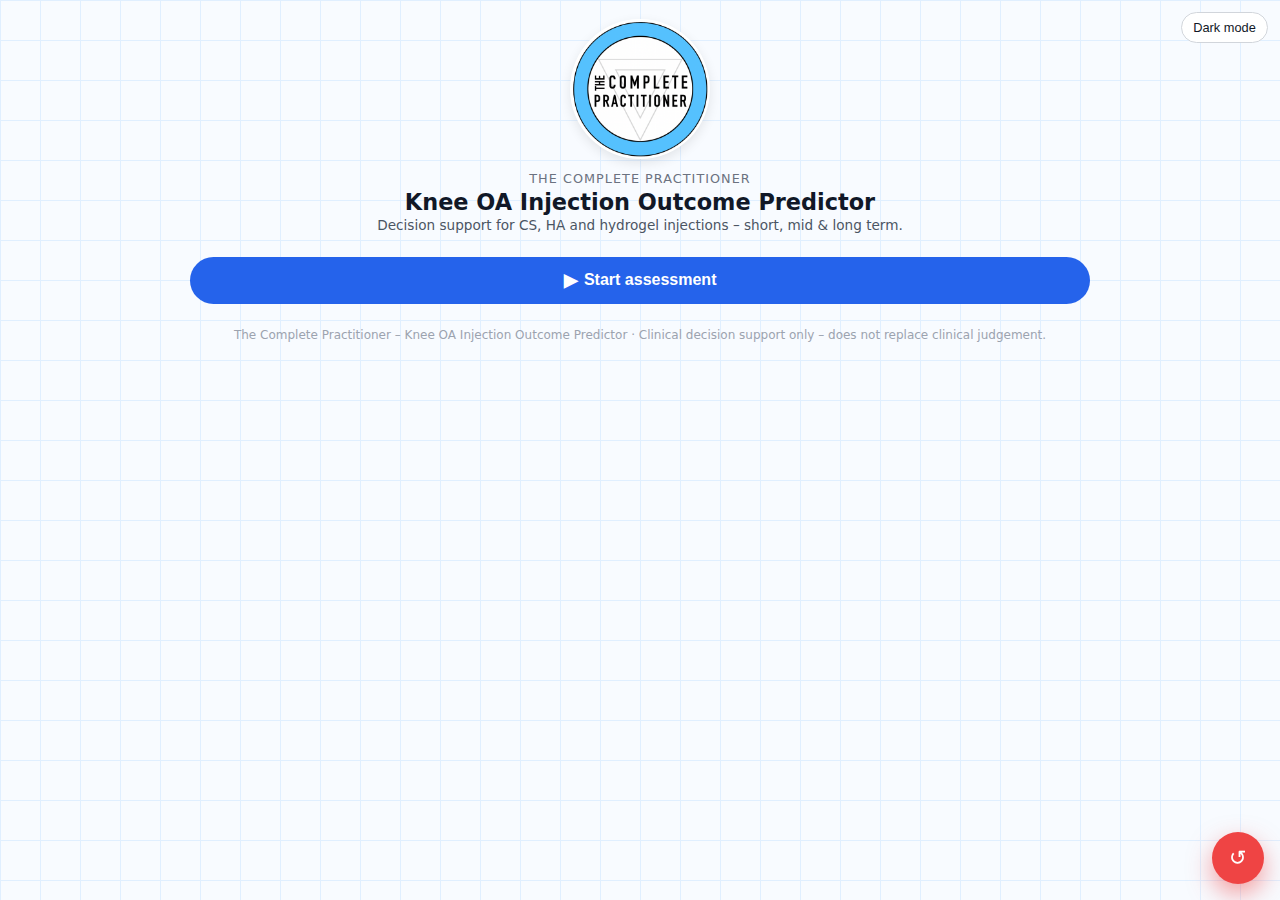
<file: index.html>
<!DOCTYPE html>
<html lang="en">
<head>
  <meta charset="UTF-8" />
  <title>Knee OA Injection Outcome Predictor</title>
  <meta name="viewport" content="width=device-width, initial-scale=1">
  <meta name="theme-color" content="#2563eb">
  <link rel="manifest" href="manifest.json">
  <style>
    :root { color-scheme: light dark; }
    body {
      margin: 0;
      padding: 0;
      font-family: system-ui, -apple-system, BlinkMacSystemFont, "Segoe UI", sans-serif;
      background: #f8fbff;
      background-image: linear-gradient(#e0efff 1px, transparent 1px),
                        linear-gradient(90deg, #e0efff 1px, transparent 1px);
      background-size: 40px 40px;
      color: #111827;
      transition: background 0.3s ease, color 0.3s ease;
    }
    body.dark {
      background: #020617;
      background-image: linear-gradient(#1e293b 1px, transparent 1px),
                        linear-gradient(90deg, #1e293b 1px, transparent 1px);
      background-size: 40px 40px;
      color: #e5e7eb;
    }
    .header { text-align: center; padding: 1.2rem 1rem 0.5rem; }
    .header img {
      width: 140px; height: 140px; border-radius: 50%; object-fit: contain;
      box-shadow: 0 4px 12px rgba(0,0,0,0.09); background: #ffffff;
    }
    body.dark .header img {
      background: #020617; box-shadow: 0 4px 12px rgba(15,23,42,0.7);
    }
    .brand-title {
      font-size: 0.8rem; letter-spacing: 0.08em; text-transform: uppercase;
      margin-top: 0.5rem; color: #6b7280;
    }
    body.dark .brand-title { color: #9ca3af; }
    .title {
      font-size: 1.4rem; margin-top: 0.15rem; font-weight: 700; color: #111827;
    }
    body.dark .title { color: #e5e7eb; }
    .subtitle { font-size: 0.85rem; color: #4b5563; margin-top: 0.15rem; }
    body.dark .subtitle { color: #9ca3af; }
    .app { max-width: 900px; margin: 0 auto; padding: 0 1rem 3.5rem; }
    .card {
      background: rgba(255,255,255,0.96); border-radius: 16px; padding: 1rem;
      margin-top: 0.75rem; box-shadow: 0 10px 30px rgba(15,23,42,0.08);
      backdrop-filter: blur(8px);
    }
    body.dark .card {
      background: rgba(15,23,42,0.96); box-shadow: 0 10px 30px rgba(0,0,0,0.7);
      border: 1px solid #1f2937;
    }
    .grid { display: grid; grid-template-columns: 1fr; gap: 0.75rem; }
    @media (min-width: 700px) {
      .grid-2 { grid-template-columns: repeat(2, minmax(0,1fr)); }
      .grid-3 { grid-template-columns: repeat(3, minmax(0,1fr)); }
    }
    label {
      font-size: 0.82rem; font-weight: 600; display: block; margin-bottom: 0.2rem;
      color: #374151;
    }
    body.dark label { color: #e5e7eb; }
    input, select {
      width: 100%; box-sizing: border-box; padding: 0.45rem 0.5rem;
      border-radius: 8px; border: 1px solid #d1d5db; font-size: 0.9rem;
      background: #ffffff; color: #111827;
    }
    body.dark input, body.dark select {
      background: #020617; border-color: #4b5563; color: #e5e7eb;
    }
    input:focus, select:focus {
      outline: none; border-color: #2563eb;
      box-shadow: 0 0 0 1px rgba(37,99,235,0.2);
    }
    body.dark input:focus, body.dark select:focus {
      border-color: #60a5fa; box-shadow: 0 0 0 1px rgba(96,165,250,0.4);
    }
    .primary-btn {
      margin-top: 1rem; width: 100%; padding: 0.8rem; border-radius: 999px;
      border: none; font-size: 1rem; font-weight: 600; background: #2563eb;
      color: #ffffff; display: inline-flex; align-items: center;
      justify-content: center; gap: 0.4rem; cursor: pointer;
    }
    .primary-btn span.icon { font-size: 1.1rem; }
    .btn-secondary {
      margin-top: 0.75rem; width: 100%; padding: 0.7rem; border-radius: 999px;
      border: 1px solid #d1d5db; background: #ffffff; font-size: 0.9rem;
      font-weight: 500; color: #374151; cursor: pointer;
    }
    body.dark .btn-secondary {
      background: #020617; border-color: #4b5563; color: #e5e7eb;
    }
    .toolbar { display: flex; gap: 0.5rem; margin-top: 0.75rem; flex-wrap: wrap; }
    .toolbar button { flex: 1 1 48%; }
    .toggle-dark {
      position: fixed; top: 0.75rem; right: 0.75rem; z-index: 40;
      padding: 0.45rem 0.7rem; font-size: 0.8rem; border-radius: 999px;
      border: 1px solid #d1d5db; background: #ffffff; color: #111827;
      cursor: pointer;
    }
    body.dark .toggle-dark {
      background: #020617; color: #e5e7eb; border-color: #4b5563;
    }
    .result-card {
      border-radius: 16px; padding: 0.75rem; margin-top: 0.5rem;
      font-size: 0.9rem; border: 1px solid #e5e7eb;
    }
    body.dark .result-card { border-color: #374151; }
    .cs { border-left: 4px solid #2563eb; }
    .ha { border-left: 4px solid #059669; }
    .gel { border-left: 4px solid #7c3aed; }
    .preferred { box-shadow: 0 0 0 2px #bbf7d0; }
    body.dark .preferred { box-shadow: 0 0 0 2px #22c55e; }
    .band-pill {
      display: inline-block; padding: 0.1rem 0.5rem; border-radius: 999px;
      font-size: 0.75rem; font-weight: 600; margin-left: 0.3rem;
    }
    .band-high    { background:#bbf7d0; color:#166534; }
    .band-mod     { background:#fef9c3; color:#854d0e; }
    .band-lowmod  { background:#fee2e2; color:#b91c1c; }
    .band-unlikely{ background:#e5e7eb; color:#374151; }
    body.dark .band-high    { background:#166534; color:#bbf7d0; }
    body.dark .band-mod     { background:#854d0e; color:#fef9c3; }
    body.dark .band-lowmod  { background:#7f1d1d; color:#fee2e2; }
    body.dark .band-unlikely{ background:#4b5563; color:#e5e7eb; }
    .warning {
      margin-top: 0.5rem; font-size: 0.85rem; padding: 0.5rem;
      border-radius: 10px; background:#fee2e2; color:#991b1b;
      border: 1px solid #fecaca;
    }
    body.dark .warning {
      background:#7f1d1d; color:#fee2e2; border-color:#b91c1c;
    }
    .amber {
      margin-top: 0.5rem; font-size: 0.85rem; padding: 0.5rem;
      border-radius: 10px; background:#fef9c3; color:#854d0e;
      border: 1px solid #fde047;
    }
    body.dark .amber {
      background:#854d0e; color:#fef9c3; border-color:#eab308;
    }
    .small { font-size: 0.8rem; color: #6b7280; }
    body.dark .small { color: #9ca3af; }
    footer {
      margin: 1.5rem 0 0.75rem; text-align: center; font-size: 0.75rem;
      color: #9ca3af;
    }
    body.dark footer { color: #6b7280; }
    .hidden { display: none; }
    .section-title {
      font-size: 0.95rem; font-weight: 600; margin-top: 0.75rem;
      margin-bottom: 0.35rem;
    }
    .section-divider {
      margin-top: 0.75rem; border-top: 1px dashed #d1d5db;
    }
    body.dark .section-divider { border-color: #4b5563; }
    .reset-fab {
      position: fixed; right: 1rem; bottom: 1rem; width: 52px; height: 52px;
      border-radius: 50%; border: none; background: #ef4444; color: #ffffff;
      font-size: 1.3rem; display: flex; align-items: center;
      justify-content: center; box-shadow: 0 10px 25px rgba(239,68,68,0.5);
      cursor: pointer; z-index: 30;
    }
    body.dark .reset-fab {
      background:#b91c1c; box-shadow: 0 10px 25px rgba(127,29,29,0.9);
    }
    .pcs-grid {
      display: grid; grid-template-columns: 1fr 90px;
      gap: 0.35rem 0.5rem; align-items: center;
    }
    .pcs-label { font-size: 0.8rem; }
    .accordion-header {
      display:flex; align-items:center; justify-content:space-between;
      padding:0.4rem 0; cursor:pointer;
    }
    .accordion-header button {
      border-radius:999px; border:1px solid #d1d5db; padding:0.25rem 0.6rem;
      font-size:0.75rem; background:#ffffff; cursor:pointer;
    }
    body.dark .accordion-header button {
      background:#020617; border-color:#4b5563; color:#e5e7eb;
    }
    .womac-grid {
      margin-top:0.3rem;
      display:none;
      grid-template-columns: 1fr 120px;
      gap:0.4rem 0.7rem;
      align-items:center;
    }
    .womac-grid.show { display:grid; }
    .womac-item label { font-size:0.8rem; }
    @media (max-width: 600px) {
      .womac-grid { grid-template-columns: 1fr; }
    }
    @media print {
      .toggle-dark, #startBtn, .reset-fab, .toolbar button#printBtn {
        display: none !important;
      }
      body { background: #ffffff; background-image: none; }
    }
  </style>
</head>
<body>
  <button id="darkToggle" class="toggle-dark">Dark mode</button>

  <div class="header">
    <img src="logo.png" alt="The Complete Practitioner logo">
    <div class="brand-title">The Complete Practitioner</div>
    <div class="title">Knee OA Injection Outcome Predictor</div>
    <div class="subtitle">Decision support for CS, HA and hydrogel injections – short, mid &amp; long term.</div>
  </div>

  <div class="app">
    <button id="startBtn" class="primary-btn">
      <span class="icon">▶</span>
      <span>Start assessment</span>
    </button>

    <div id="formCard" class="card hidden">
      <h2 style="margin-top:0;">Clinical Inputs</h2>

      <div class="section-title">Patient details &amp; symptoms</div>
      <div class="grid grid-2">
        <div>
          <label for="age">Age (years)</label>
          <input type="number" id="age" min="18" max="100" />
        </div>
        <div>
          <label for="vas">VAS Pain (0–100)</label>
          <input type="number" id="vas" min="0" max="100" />
        </div>
        <div>
          <label for="height">Height (cm)</label>
          <input type="number" id="height" min="100" max="220" />
        </div>
        <div>
          <label for="weight">Weight (kg)</label>
          <input type="number" id="weight" min="30" max="200" step="0.1" />
        </div>
        <div>
          <label for="bmi">BMI (kg/m²)</label>
          <input type="number" id="bmi" step="0.1" readonly />
        </div>
        <div>
          <label for="kl">KL Grade (1–4)</label>
          <input type="number" id="kl" min="1" max="4" />
        </div>
      </div>

      <div class="section-divider"></div>
      <div class="section-title">Knee structural &amp; biomechanical</div>
      <div class="grid grid-2">
        <div>
          <label for="synovitis">Synovitis</label>
          <select id="synovitis">
            <option value="">--</option>
            <option value="Y">Y</option>
            <option value="N">N</option>
          </select>
        </div>
        <div>
          <label for="effusion">Effusion</label>
          <select id="effusion">
            <option value="">--</option>
            <option value="Y">Y</option>
            <option value="N">N</option>
          </select>
        </div>
        <div>
          <label for="malalign">Malalignment &gt;5°</label>
          <select id="malalign">
            <option value="">--</option>
            <option value="Y">Y</option>
            <option value="N">N</option>
          </select>
        </div>
        <div>
          <label for="quadweak">Quadriceps weakness</label>
          <select id="quadweak">
            <option value="">--</option>
            <option value="Y">Y</option>
            <option value="N">N</option>
          </select>
        </div>
      </div>

      <div class="section-divider"></div>
      <div class="section-title">Systemic risk &amp; injection history</div>
      <div class="grid grid-2">
        <div>
          <label for="metabolic">Systemic comorbidity</label>
          <select id="metabolic">
            <option value="">--</option>
            <option value="Y">Y</option>
            <option value="N">N</option>
          </select>
          <p class="small">E.g. diabetes, CVD, autoimmune disease, CKD, CLD.</p>
        </div>
        <div>
          <label for="prior">Prior positive response</label>
          <select id="prior">
            <option value="">--</option>
            <option value="Y">Y</option>
            <option value="N">N</option>
            <option value="First">First injection</option>
          </select>
        </div>
        <div>
          <label for="nutr">Nutritional risk</label>
          <select id="nutr">
            <option value="">--</option>
            <option value="Y">Y</option>
            <option value="N">N</option>
          </select>
        </div>
        <div>
          <label for="guided">Image-guided injection</label>
          <select id="guided">
            <option value="">--</option>
            <option value="Y">Y</option>
            <option value="N">N</option>
          </select>
        </div>
        <div>
          <label for="diabetes">Diabetes</label>
          <select id="diabetes">
            <option value="">--</option>
            <option value="Y">Y</option>
            <option value="N">N</option>
          </select>
        </div>
        <div>
          <label for="glaucoma">Glaucoma</label>
          <select id="glaucoma">
            <option value="">--</option>
            <option value="Y">Y</option>
            <option value="N">N</option>
          </select>
        </div>
        <div>
          <label for="cs12">CS injections last 12 months</label>
          <input type="number" id="cs12" min="0" />
          <p class="small">Disabled if this is the first injection.</p>
        </div>
        <div>
          <label for="cslife">CS injections lifetime</label>
          <input type="number" id="cslife" min="0" />
          <p class="small">Disabled if this is the first injection.</p>
        </div>
      </div>

      <div class="section-divider"></div>
      <div class="section-title">PROMs – WOMAC (24 items)</div>
      <p class="small">
        Each item scored 0–4 (0 = none, 4 = extreme). Click to expand the full WOMAC questionnaire.
      </p>

      <div class="card" style="margin-top:0.5rem;">
        <div class="accordion-header">
          <div><strong>WOMAC (Pain, Stiffness &amp; Function – 24 questions)</strong></div>
          <button type="button" id="womacToggleBtn" data-target="womacGrid">Show</button>
        </div>
        <div id="womacGrid" class="womac-grid">
          <!-- Pain -->
          <div class="womac-item">
            <label>Walking on a flat surface</label>
            <select id="pain1">
              <option value="0">0 - None</option><option value="1">1 - Mild</option>
              <option value="2">2 - Moderate</option><option value="3">3 - Severe</option>
              <option value="4">4 - Extreme</option>
            </select>
          </div>
          <div class="womac-item">
            <label>Going up or down stairs</label>
            <select id="pain2">
              <option value="0">0 - None</option><option value="1">1 - Mild</option>
              <option value="2">2 - Moderate</option><option value="3">3 - Severe</option>
              <option value="4">4 - Extreme</option>
            </select>
          </div>
          <div class="womac-item">
            <label>At night while in bed</label>
            <select id="pain3">
              <option value="0">0 - None</option><option value="1">1 - Mild</option>
              <option value="2">2 - Moderate</option><option value="3">3 - Severe</option>
              <option value="4">4 - Extreme</option>
            </select>
          </div>
          <div class="womac-item">
            <label>Sitting or lying</label>
            <select id="pain4">
              <option value="0">0 - None</option><option value="1">1 - Mild</option>
              <option value="2">2 - Moderate</option><option value="3">3 - Severe</option>
              <option value="4">4 - Extreme</option>
            </select>
          </div>
          <div class="womac-item">
            <label>Standing upright</label>
            <select id="pain5">
              <option value="0">0 - None</option><option value="1">1 - Mild</option>
              <option value="2">2 - Moderate</option><option value="3">3 - Severe</option>
              <option value="4">4 - Extreme</option>
            </select>
          </div>
          <!-- Stiffness -->
          <div class="womac-item">
            <label>Stiffness after first waking</label>
            <select id="stiff1">
              <option value="0">0 - None</option><option value="1">1 - Mild</option>
              <option value="2">2 - Moderate</option><option value="3">3 - Severe</option>
              <option value="4">4 - Extreme</option>
            </select>
          </div>
          <div class="womac-item">
            <label>Stiffness later in the day</label>
            <select id="stiff2">
              <option value="0">0 - None</option><option value="1">1 - Mild</option>
              <option value="2">2 - Moderate</option><option value="3">3 - Severe</option>
              <option value="4">4 - Extreme</option>
            </select>
          </div>
          <!-- Function (17 items) -->
          <div class="womac-item">
            <label>Descending stairs</label>
            <select id="func1">
              <option value="0">0 - None</option><option value="1">1 - Mild</option>
              <option value="2">2 - Moderate</option><option value="3">3 - Severe</option>
              <option value="4">4 - Extreme</option>
            </select>
          </div>
          <div class="womac-item">
            <label>Ascending stairs</label>
            <select id="func2">
              <option value="0">0 - None</option><option value="1">1 - Mild</option>
              <option value="2">2 - Moderate</option><option value="3">3 - Severe</option>
              <option value="4">4 - Extreme</option>
            </select>
          </div>
          <div class="womac-item">
            <label>Rising from sitting</label>
            <select id="func3">
              <option value="0">0 - None</option><option value="1">1 - Mild</option>
              <option value="2">2 - Moderate</option><option value="3">3 - Severe</option>
              <option value="4">4 - Extreme</option>
            </select>
          </div>
          <div class="womac-item">
            <label>Standing</label>
            <select id="func4">
              <option value="0">0 - None</option><option value="1">1 - Mild</option>
              <option value="2">2 - Moderate</option><option value="3">3 - Severe</option>
              <option value="4">4 - Extreme</option>
            </select>
          </div>
          <div class="womac-item">
            <label>Bending to floor</label>
            <select id="func5">
              <option value="0">0 - None</option><option value="1">1 - Mild</option>
              <option value="2">2 - Moderate</option><option value="3">3 - Severe</option>
              <option value="4">4 - Extreme</option>
            </select>
          </div>
          <div class="womac-item">
            <label>Walking on flat</label>
            <select id="func6">
              <option value="0">0 - None</option><option value="1">1 - Mild</option>
              <option value="2">2 - Moderate</option><option value="3">3 - Severe</option>
              <option value="4">4 - Extreme</option>
            </select>
          </div>
          <div class="womac-item">
            <label>Getting in/out of car</label>
            <select id="func7">
              <option value="0">0 - None</option><option value="1">1 - Mild</option>
              <option value="2">2 - Moderate</option><option value="3">3 - Severe</option>
              <option value="4">4 - Extreme</option>
            </select>
          </div>
          <div class="womac-item">
            <label>Going shopping</label>
            <select id="func8">
              <option value="0">0 - None</option><option value="1">1 - Mild</option>
              <option value="2">2 - Moderate</option><option value="3">3 - Severe</option>
              <option value="4">4 - Extreme</option>
            </select>
          </div>
          <div class="womac-item">
            <label>Putting on socks</label>
            <select id="func9">
              <option value="0">0 - None</option><option value="1">1 - Mild</option>
              <option value="2">2 - Moderate</option><option value="3">3 - Severe</option>
              <option value="4">4 - Extreme</option>
            </select>
          </div>
          <div class="womac-item">
            <label>Rising from bed</label>
            <select id="func10">
              <option value="0">0 - None</option><option value="1">1 - Mild</option>
              <option value="2">2 - Moderate</option><option value="3">3 - Severe</option>
              <option value="4">4 - Extreme</option>
            </select>
          </div>
          <div class="womac-item">
            <label>Taking off socks</label>
            <select id="func11">
              <option value="0">0 - None</option><option value="1">1 - Mild</option>
              <option value="2">2 - Moderate</option><option value="3">3 - Severe</option>
              <option value="4">4 - Extreme</option>
            </select>
          </div>
          <div class="womac-item">
            <label>Lying in bed</label>
            <select id="func12">
              <option value="0">0 - None</option><option value="1">1 - Mild</option>
              <option value="2">2 - Moderate</option><option value="3">3 - Severe</option>
              <option value="4">4 - Extreme</option>
            </select>
          </div>
          <div class="womac-item">
            <label>Getting in/out of bath</label>
            <select id="func13">
              <option value="0">0 - None</option><option value="1">1 - Mild</option>
              <option value="2">2 - Moderate</option><option value="3">3 - Severe</option>
              <option value="4">4 - Extreme</option>
            </select>
          </div>
          <div class="womac-item">
            <label>Sitting</label>
            <select id="func14">
              <option value="0">0 - None</option><option value="1">1 - Mild</option>
              <option value="2">2 - Moderate</option><option value="3">3 - Severe</option>
              <option value="4">4 - Extreme</option>
            </select>
          </div>
          <div class="womac-item">
            <label>Getting on/off toilet</label>
            <select id="func15">
              <option value="0">0 - None</option><option value="1">1 - Mild</option>
              <option value="2">2 - Moderate</option><option value="3">3 - Severe</option>
              <option value="4">4 - Extreme</option>
            </select>
          </div>
          <div class="womac-item">
            <label>Heavy household duties</label>
            <select id="func16">
              <option value="0">0 - None</option><option value="1">1 - Mild</option>
              <option value="2">2 - Moderate</option><option value="3">3 - Severe</option>
              <option value="4">4 - Extreme</option>
            </select>
          </div>
          <div class="womac-item">
            <label>Light household duties</label>
            <select id="func17">
              <option value="0">0 - None</option><option value="1">1 - Mild</option>
              <option value="2">2 - Moderate</option><option value="3">3 - Severe</option>
              <option value="4">4 - Extreme</option>
            </select>
          </div>
        </div>
      </div>

      <p class="small" style="margin-top:0.5rem;">
        WOMAC Pain: <strong><span id="womacPainTotal">0</span>/20</strong> ·
        Stiffness: <strong><span id="womacStiffTotal">0</span>/8</strong> ·
        Function: <strong><span id="womacFuncTotal">0</span>/68</strong> ·
        Total: <strong><span id="womacTotal">0</span>/96</strong>
      </p>

      <div class="section-divider"></div>
      <div class="section-title">PROMs – PCS-6</div>
      <p class="small">
        Click to expand the 6-item PCS-6. Each item 0–4 (0 = not at all, 4 = all the time).
      </p>

      <div class="card" style="margin-top:0.5rem;">
        <div class="accordion-header">
          <div><strong>PCS-6 (Pain Catastrophizing – 6 questions)</strong></div>
          <button type="button" id="pcsToggleBtn" data-target="pcsGrid">Show</button>
        </div>
        <div id="pcsGrid" class="womac-grid">
          <div class="womac-item">
            <label>1. I worry all the time about whether the pain will end.</label>
            <select id="pcs1">
              <option value="0">0</option><option value="1">1</option>
              <option value="2">2</option><option value="3">3</option>
              <option value="4">4</option>
            </select>
          </div>
          <div class="womac-item">
            <label>2. I feel I can’t go on.</label>
            <select id="pcs2">
              <option value="0">0</option><option value="1">1</option>
              <option value="2">2</option><option value="3">3</option>
              <option value="4">4</option>
            </select>
          </div>
          <div class="womac-item">
            <label>3. It’s terrible and I think it’s never going to get any better.</label>
            <select id="pcs3">
              <option value="0">0</option><option value="1">1</option>
              <option value="2">2</option><option value="3">3</option>
              <option value="4">4</option>
            </select>
          </div>
          <div class="womac-item">
            <label>4. It’s awful and I feel that it overwhelms me.</label>
            <select id="pcs4">
              <option value="0">0</option><option value="1">1</option>
              <option value="2">2</option><option value="3">3</option>
              <option value="4">4</option>
            </select>
          </div>
          <div class="womac-item">
            <label>5. I feel I can’t stand it anymore.</label>
            <select id="pcs5">
              <option value="0">0</option><option value="1">1</option>
              <option value="2">2</option><option value="3">3</option>
              <option value="4">4</option>
            </select>
          </div>
          <div class="womac-item">
            <label>6. I become afraid that the pain will get worse.</label>
            <select id="pcs6">
              <option value="0">0</option><option value="1">1</option>
              <option value="2">2</option><option value="3">3</option>
              <option value="4">4</option>
            </select>
          </div>
        </div>
      </div>

      <p class="small">
        PCS-6 total: <strong><span id="pcsTotalDisplay">0</span></strong>
        – Band: <strong><span id="pcsBandDisplay">Low</span></strong>
      </p>

      <div class="toolbar">
        <button class="btn-secondary" id="calcBtn">Calculate predictions</button>
        <button class="btn-secondary" id="printBtn">Share / Export as PDF</button>
      </div>

      <div id="amberWarning" class="amber" style="display:none;"></div>
      <div id="csWarning" class="warning" style="display:none;"></div>
    </div>

    <div id="results" style="margin-top:1rem;"></div>

    <footer>
      The Complete Practitioner – Knee OA Injection Outcome Predictor · Clinical decision support only – does not replace clinical judgement.
    </footer>
  </div>

  <button id="resetFab" class="reset-fab" title="Reset form">↺</button>

  <script src="app.js"></script>
  <script>
    if ('serviceWorker' in navigator) {
      window.addEventListener('load', function() {
        navigator.serviceWorker.register('service-worker.js').catch(function(err){
          console.log('SW registration failed', err);
        });
      });
    }
  </script>
</body>
</html>
</file>
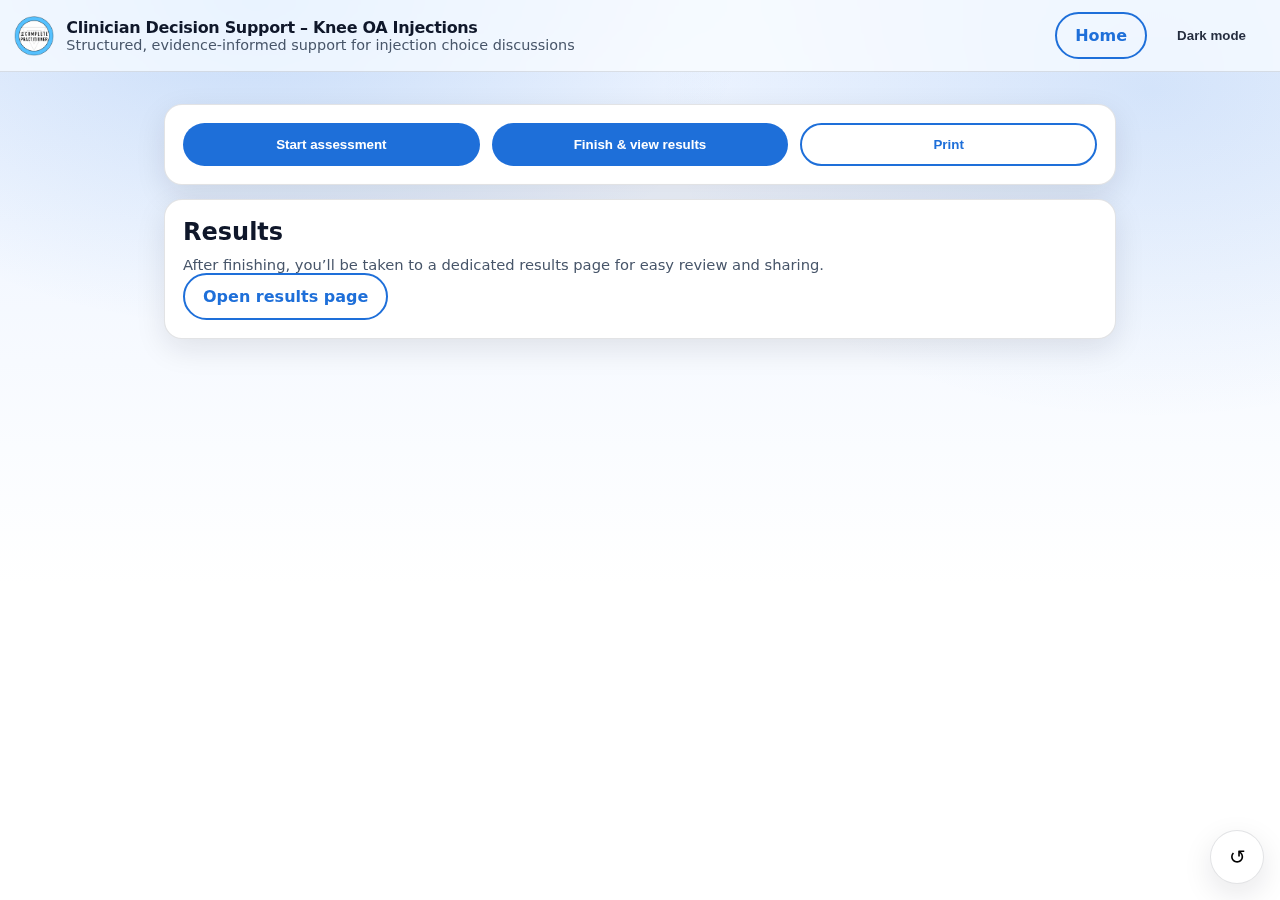
<file: clinician.html>
<!doctype html>
<html>
<head>
  <meta charset="utf-8"/>
  <meta name="viewport" content="width=device-width, initial-scale=1"/>
  <title>Clinician Decision Support – Knee OA Injections</title>
  <link rel="stylesheet" href="styles.css"/>
</head>
<body>
  <div class="topbar">
    <div class="brand">
      <img src="logo.png" class="brand-logo" alt="Logo"/>
      <div>
        <div class="brand-title">Clinician Decision Support – Knee OA Injections</div>
        <div class="brand-sub">Structured, evidence-informed support for injection choice discussions</div>
      </div>
    </div>
    <div style="display:flex; gap:10px; align-items:center;">
      <a class="btn btn-secondary" href="index.html">Home</a>
      <button class="btn btn-ghost" id="darkToggle">Dark mode</button>
    </div>
  </div>

  <div class="container">
    <div class="card">
      <div class="grid grid-3">
        <button class="btn btn-primary" id="startBtn">Start assessment</button>
        <button class="btn btn-primary" id="calcBtn">Finish &amp; view results</button>
        <button class="btn btn-secondary" id="printBtn">Print</button>
      </div>
      <div id="amberWarning" class="warning" style="display:none;"></div>
    </div>

    <div class="card hidden" id="formCard">
      <div class="stepper-header">
        <div class="stepper-title" id="stepTitle">Section</div>
        <div class="stepper-progress"><div class="stepper-bar" id="stepBar"></div></div>
        <div class="small" id="stepCounter"></div>
      </div>

      
<div class="step" data-title="Baseline">
  <h3>Baseline</h3>
  <div class="grid grid-2">
    <div><label for="age">Age (years)</label><input id="age" type="number" min="18" max="100"></div>
    <div><label for="vas">VAS pain (0–100)</label><input id="vas" type="number" min="0" max="100"></div>
    <div><label for="height">Height (cm)</label><input id="height" type="number" min="100" max="220"></div>
    <div><label for="weight">Weight (kg)</label><input id="weight" type="number" min="30" max="250"></div>
    <div><label for="bmi">BMI (auto)</label><input id="bmi" type="number" readonly></div>
    <div><label for="kl">KL grade (1–4)</label>
      <select id="kl"><option value="">--</option><option>1</option><option>2</option><option>3</option><option>4</option></select>
    </div>
  </div>
</div>

<div class="step" data-title="Inflammation">
  <h3>Inflammation</h3>
  <div class="grid grid-2">
    <div><label for="synovitis">Synovitis</label>
      <select id="synovitis"><option value="">--</option><option value="Y">Y</option><option value="N">N</option></select>
    </div>
    <div><label for="effusion">Effusion</label>
      <select id="effusion"><option value="">--</option><option value="Y">Y</option><option value="N">N</option></select>
      <p class="small">If effusion is present, aspiration can improve HA / hydrogel durability.</p>
    </div>
    <div id="aspiratedBlock" style="display:none;">
      <label for="aspirated">If effusion present: aspirated immediately prior?</label>
      <select id="aspirated"><option value="">--</option><option value="Y">Y</option><option value="N">N</option></select>
    </div>
  </div>
</div>

<div class="step" data-title="Structure & function">
  <h3>Structure &amp; function</h3>
  <div class="grid grid-2">
    <div><label for="malalign">Malalignment &gt;5°</label>
      <select id="malalign"><option value="">--</option><option value="Y">Y</option><option value="N">N</option></select>
    </div>
    <div><label for="quadweak">Quadriceps weakness</label>
      <select id="quadweak"><option value="">--</option><option value="Y">Y</option><option value="N">N</option></select>
    </div>
  </div>
</div>

<div class="step" data-title="Systemic factors">
  <h3>Systemic factors</h3>
  <div class="grid grid-2">
    <div><label for="metabolic">Systemic comorbidity (broad)</label>
      <select id="metabolic"><option value="">--</option><option value="Y">Y</option><option value="N">N</option></select>
    </div>
    <div><label for="nutr">Nutritional / metabolic risk</label>
      <select id="nutr"><option value="">--</option><option value="Y">Y</option><option value="N">N</option></select>
    </div>
    <div><label for="diabetes">Diabetes</label>
      <select id="diabetes"><option value="">--</option><option value="Y">Y</option><option value="N">N</option></select>
    </div>
    <div><label for="glaucoma">Glaucoma</label>
      <select id="glaucoma"><option value="">--</option><option value="Y">Y</option><option value="N">N</option></select>
    </div>
  </div>
</div>

<div class="step" data-title="Injection history & PCS-6">
  <h3>Injection history</h3>
  <div class="grid grid-2">
    <div><label for="firstInj">Is this the first injection?</label>
      <select id="firstInj"><option value="">--</option><option value="Y">Y</option><option value="N">N</option></select>
    </div>
    <div><label for="prior">Prior positive response</label>
      <select id="prior"><option value="">--</option><option value="Y">Y</option><option value="N">N</option></select>
      <p class="small">Disabled if this is the first injection.</p>
    </div>
    <div><label for="cs12">CS injections last 12 months</label><input id="cs12" type="number" min="0" max="10"></div>
    <div><label for="cslife">CS injections lifetime</label><input id="cslife" type="number" min="0" max="20"></div>
  </div>

  <div class="details">
    <details>
      <summary>PCS-6 (optional)</summary>
      <p class="small">Higher PCS tends to reduce response to passive interventions.</p>

<p class="small"><b>Scoring:</b> 0 = Not at all, 1 = Slightly, 2 = Moderately, 3 = Greatly, 4 = All the time. <b>Higher = more unhelpful pain thoughts.</b></p>

      <div class="grid grid-2">
        <div><label for="pcs1">PCS-6 1: I worry a lot about whether the pain will end</label><select id="pcs1">
      <option value="0">0 – Not at all</option>
      <option value="1">1 – Slightly</option>
      <option value="2">2 – Moderately</option>
      <option value="3">3 – Greatly</option>
      <option value="4">4 – All the time</option>
    </select></div>
<div><label for="pcs2">PCS-6 2: I feel I can’t cope with it anymore</label><select id="pcs2">
      <option value="0">0 – Not at all</option>
      <option value="1">1 – Slightly</option>
      <option value="2">2 – Moderately</option>
      <option value="3">3 – Greatly</option>
      <option value="4">4 – All the time</option>
    </select></div>
<div><label for="pcs3">PCS-6 3: I feel the pain is too intense / overwhelming</label><select id="pcs3">
      <option value="0">0 – Not at all</option>
      <option value="1">1 – Slightly</option>
      <option value="2">2 – Moderately</option>
      <option value="3">3 – Greatly</option>
      <option value="4">4 – All the time</option>
    </select></div>
<div><label for="pcs4">PCS-6 4: I keep thinking about how much it hurts</label><select id="pcs4">
      <option value="0">0 – Not at all</option>
      <option value="1">1 – Slightly</option>
      <option value="2">2 – Moderately</option>
      <option value="3">3 – Greatly</option>
      <option value="4">4 – All the time</option>
    </select></div>
<div><label for="pcs5">PCS-6 5: I keep thinking about how much I want the pain to stop</label><select id="pcs5">
      <option value="0">0 – Not at all</option>
      <option value="1">1 – Slightly</option>
      <option value="2">2 – Moderately</option>
      <option value="3">3 – Greatly</option>
      <option value="4">4 – All the time</option>
    </select></div>
<div><label for="pcs6">PCS-6 6: I become afraid that the pain may get worse</label><select id="pcs6">
      <option value="0">0 – Not at all</option>
      <option value="1">1 – Slightly</option>
      <option value="2">2 – Moderately</option>
      <option value="3">3 – Greatly</option>
      <option value="4">4 – All the time</option>
    </select></div>
      </div>
    </details>
  </div>
</div>


      <div class="step-nav">
        <button type="button" class="btn btn-secondary" id="backBtn">Back</button>
        <button type="button" class="btn btn-primary" id="nextBtn">Next section</button>
      </div>
    </div>

    <div class="card">
      <h2>Results</h2>
      <p class="small">After finishing, you’ll be taken to a dedicated results page for easy review and sharing.</p>
      <a class="btn btn-secondary" href="results.html">Open results page</a>
    </div>
  </div>

  <button class="fab" id="resetFab" title="Reset">↺</button>

  <script src="common.js"></script>
  <script src="clinician.js"></script>
  <script>document.getElementById('darkToggle').addEventListener('click', toggleTheme);</script>
</body>
</html>
</file>
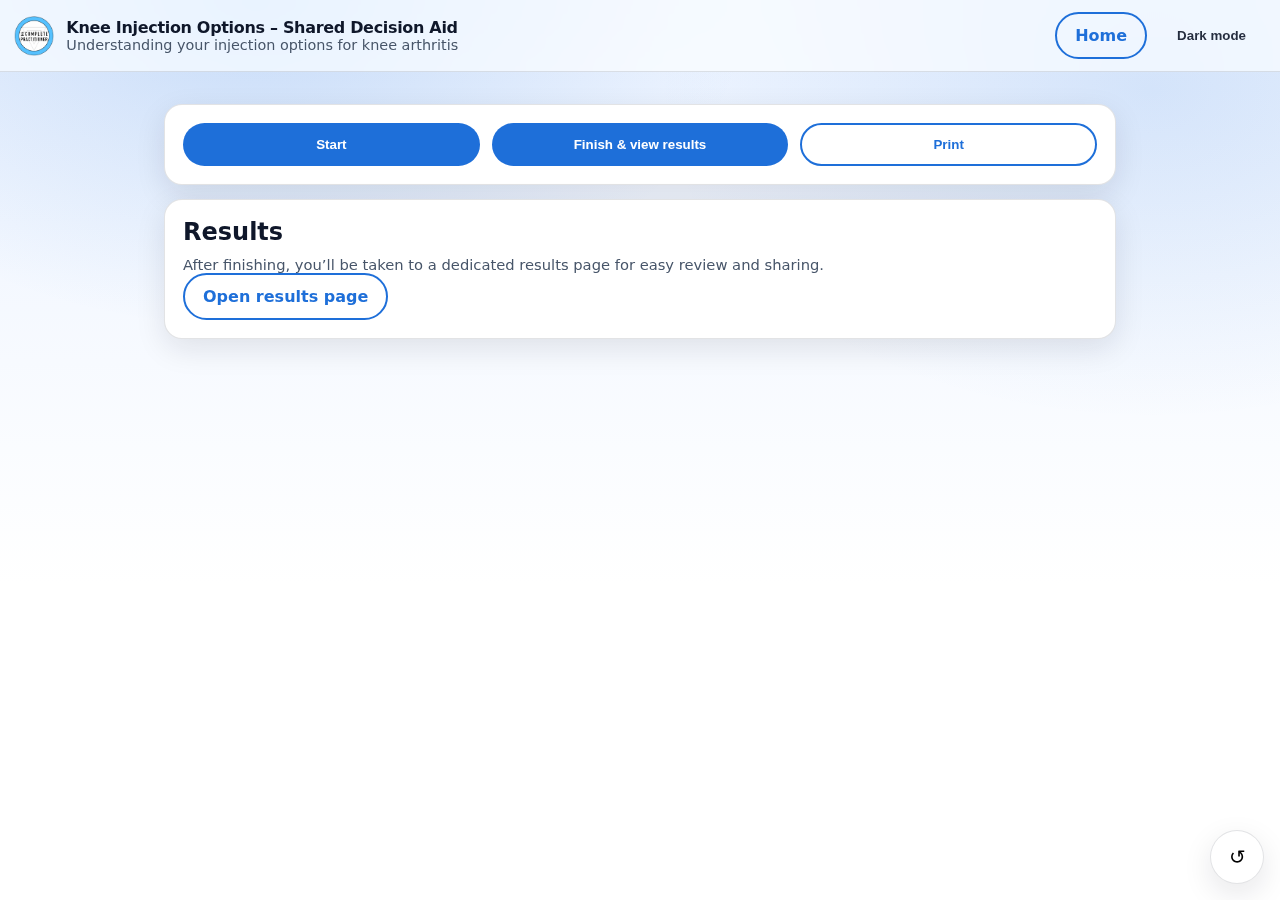
<file: patient.html>
<!doctype html>
<html>
<head>
  <meta charset="utf-8"/>
  <meta name="viewport" content="width=device-width, initial-scale=1"/>
  <title>Knee Injection Options – Shared Decision Aid</title>
  <link rel="stylesheet" href="styles.css"/>
</head>
<body>
  <div class="topbar">
    <div class="brand">
      <img src="logo.png" class="brand-logo" alt="Logo"/>
      <div>
        <div class="brand-title">Knee Injection Options – Shared Decision Aid</div>
        <div class="brand-sub">Understanding your injection options for knee arthritis</div>
      </div>
    </div>
    <div style="display:flex; gap:10px; align-items:center;">
      <a class="btn btn-secondary" href="index.html">Home</a>
      <button class="btn btn-ghost" id="darkToggle">Dark mode</button>
    </div>
  </div>

  <div class="container">
    <div class="card">
      <div class="grid grid-3">
        <button class="btn btn-primary" id="startBtn">Start</button>
        <button class="btn btn-primary" id="calcBtn">Finish &amp; view results</button>
        <button class="btn btn-secondary" id="printBtn">Print</button>
      </div>
      <div id="amberWarning" class="warning" style="display:none;"></div>
    </div>

    <div class="card hidden" id="formCard">
      <div class="stepper-header">
        <div class="stepper-title" id="stepTitle">Section</div>
        <div class="stepper-progress"><div class="stepper-bar" id="stepBar"></div></div>
        <div class="small" id="stepCounter"></div>
      </div>

      
<div class="step" data-title="Basics">
  <h3>Basics</h3>
  <div class="grid grid-2">
    <div><label for="age">Age (years)</label><input id="age" type="number" min="18" max="100"></div>
    <div><label for="vas">Pain score (0–100)</label><input id="vas" type="number" min="0" max="100"></div>
    <div><label for="height">Height (cm)</label><input id="height" type="number" min="100" max="220"></div>
    <div><label for="weight">Weight (kg)</label><input id="weight" type="number" min="30" max="250"></div>
    <div><label for="bmi">BMI (auto)</label><input id="bmi" type="number" readonly></div>
  </div>
</div>

<div class="step" data-title="Swelling & heat">
  <h3>Swelling &amp; heat</h3>
  <div class="grid grid-2">
    <div><label for="swelling">Does your knee often look swollen or puffy?</label>
      <select id="swelling"><option value="">--</option><option value="Y">Yes</option><option value="N">No</option></select>
    </div>
    <div><label for="warmth">Does it ever feel warm or hot to touch?</label>
      <select id="warmth"><option value="">--</option><option value="Y">Yes</option><option value="N">No</option></select>
    </div>
  </div>
</div>

<div class="step" data-title="Scans & structure">
  <h3>Scans &amp; structure</h3>
  <div class="grid grid-2">
    <div><label for="pt_xray">Have you had an X-ray or MRI confirming arthritis in this knee?</label>
      <select id="pt_xray"><option value="">--</option><option value="Y">Yes</option><option value="N">No / Not sure</option></select>
    </div>
    <div><label for="pt_severity">If yes, how was the arthritis described?</label>
      <select id="pt_severity"><option value="">--</option><option value="mild">Mild</option><option value="mildmod">Mild–Moderate</option><option value="mod">Moderate</option><option value="modsev">Moderate–Severe</option><option value="sev">Severe</option></select>
      <p class="small">Disabled unless you answered “Yes” above.</p>
    </div>
    <div><label for="malalign">Has a doctor told you you have knock knees or bowed legs?</label>
      <select id="malalign"><option value="">--</option><option value="Y">Yes</option><option value="N">No</option></select>
    </div>
  </div>
</div>

<div class="step" data-title="Strength">
  <h3>Strength</h3>
  <div class="grid grid-2">
    <div><label for="quadweak">How difficult is it to stand up from a chair without using your hands?</label>
      <select id="quadweak"><option value="">--</option><option value="easy">Easy</option><option value="abit">A bit difficult</option><option value="hard">Very difficult</option><option value="cant">I cannot do this without my hands</option></select>
    </div>
  </div>
</div>

<div class="step" data-title="Health">
  <h3>Health conditions</h3>
  <p class="small">Tick any that apply.</p>
  <div class="checkbox-grid">
    <label class="check"><input type="checkbox" id="com_diabetes"> Diabetes</label>
    <label class="check"><input type="checkbox" id="com_glaucoma"> Glaucoma / high eye pressure</label>
    <label class="check"><input type="checkbox" id="com_cvd"> Heart / cardiovascular disease</label>
    <label class="check"><input type="checkbox" id="com_ckd"> Chronic kidney disease</label>
    <label class="check"><input type="checkbox" id="com_cld"> Chronic liver disease</label>
    <label class="check"><input type="checkbox" id="com_raid"> Rheumatoid / inflammatory arthritis</label>
    <label class="check"><input type="checkbox" id="com_immune"> Immune-suppressing medication</label>
    <label class="check"><input type="checkbox" id="com_none"> None of the above</label>
  </div>
  <div class="grid grid-2">
    <div><label for="nutr">Nutritional or metabolic risk</label>
      <select id="nutr"><option value="">--</option><option value="Y">Yes / Possibly</option><option value="N">No</option></select>
    </div>
  </div>
</div>

<div class="step" data-title="Previous injections & questionnaires">
  <h3>Previous injections</h3>
  <div class="grid grid-2">
    <div><label for="pt_cs_response">Have you had steroid injections into this knee before?</label>
      <select id="pt_cs_response"><option value="">--</option><option value="none">Never</option><option value="good">Yes – they helped</option><option value="poor">Yes – they did not help much</option></select>
    </div>
    <div><label for="pt_cs_count">Roughly how many steroid injections have you had into this knee?</label>
      <select id="pt_cs_count"><option value="">--</option><option value="none">None</option><option value="few">1–2</option><option value="many">3 or more</option></select>
    </div>
  </div>

  <div id="pt_aspirated_block" style="display:none; margin-top:12px;">
    <label for="pt_aspirated">If your knee is swollen, does your clinician usually drain fluid before injecting?</label>
    <select id="pt_aspirated"><option value="">--</option><option value="Y">Yes</option><option value="N">No</option><option value="U">Not sure</option></select>
  </div>

  <div class="details">
    <details>
      <summary>WOMAC (optional)</summary>


<p class="small"><b>Scoring:</b> 0 = None, 1 = Mild, 2 = Moderate, 3 = Severe, 4 = Extreme. <b>Higher = worse symptoms.</b></p>

<p class="small">Answer based on your knee over the last 48 hours (unless your clinician advises otherwise).</p>
<div class="grid grid-2">
<div><label for="pain1">WOMAC Pain 1: Pain when walking on a flat surface</label><select id="pain1">
      <option value="0">0 – None</option>
      <option value="1">1 – Mild</option>
      <option value="2">2 – Moderate</option>
      <option value="3">3 – Severe</option>
      <option value="4">4 – Extreme</option>
    </select></div>
<div><label for="pain2">WOMAC Pain 2: Pain when going up or down stairs</label><select id="pain2">
      <option value="0">0 – None</option>
      <option value="1">1 – Mild</option>
      <option value="2">2 – Moderate</option>
      <option value="3">3 – Severe</option>
      <option value="4">4 – Extreme</option>
    </select></div>
<div><label for="pain3">WOMAC Pain 3: Pain at night while in bed</label><select id="pain3">
      <option value="0">0 – None</option>
      <option value="1">1 – Mild</option>
      <option value="2">2 – Moderate</option>
      <option value="3">3 – Severe</option>
      <option value="4">4 – Extreme</option>
    </select></div>
<div><label for="pain4">WOMAC Pain 4: Pain when sitting or lying down</label><select id="pain4">
      <option value="0">0 – None</option>
      <option value="1">1 – Mild</option>
      <option value="2">2 – Moderate</option>
      <option value="3">3 – Severe</option>
      <option value="4">4 – Extreme</option>
    </select></div>
<div><label for="pain5">WOMAC Pain 5: Pain when standing upright</label><select id="pain5">
      <option value="0">0 – None</option>
      <option value="1">1 – Mild</option>
      <option value="2">2 – Moderate</option>
      <option value="3">3 – Severe</option>
      <option value="4">4 – Extreme</option>
    </select></div>
<div><label for="stiff1">WOMAC Stiffness 1: Stiffness after first waking in the morning</label><select id="stiff1">
      <option value="0">0 – None</option>
      <option value="1">1 – Mild</option>
      <option value="2">2 – Moderate</option>
      <option value="3">3 – Severe</option>
      <option value="4">4 – Extreme</option>
    </select></div>
<div><label for="stiff2">WOMAC Stiffness 2: Stiffness later in the day</label><select id="stiff2">
      <option value="0">0 – None</option>
      <option value="1">1 – Mild</option>
      <option value="2">2 – Moderate</option>
      <option value="3">3 – Severe</option>
      <option value="4">4 – Extreme</option>
    </select></div>
<div><label for="func1">WOMAC Function 1: Difficulty going down stairs</label><select id="func1">
      <option value="0">0 – None</option>
      <option value="1">1 – Mild</option>
      <option value="2">2 – Moderate</option>
      <option value="3">3 – Severe</option>
      <option value="4">4 – Extreme</option>
    </select></div>
<div><label for="func2">WOMAC Function 2: Difficulty going up stairs</label><select id="func2">
      <option value="0">0 – None</option>
      <option value="1">1 – Mild</option>
      <option value="2">2 – Moderate</option>
      <option value="3">3 – Severe</option>
      <option value="4">4 – Extreme</option>
    </select></div>
<div><label for="func3">WOMAC Function 3: Difficulty rising from sitting</label><select id="func3">
      <option value="0">0 – None</option>
      <option value="1">1 – Mild</option>
      <option value="2">2 – Moderate</option>
      <option value="3">3 – Severe</option>
      <option value="4">4 – Extreme</option>
    </select></div>
<div><label for="func4">WOMAC Function 4: Difficulty standing</label><select id="func4">
      <option value="0">0 – None</option>
      <option value="1">1 – Mild</option>
      <option value="2">2 – Moderate</option>
      <option value="3">3 – Severe</option>
      <option value="4">4 – Extreme</option>
    </select></div>
<div><label for="func5">WOMAC Function 5: Difficulty bending to the floor / picking up something</label><select id="func5">
      <option value="0">0 – None</option>
      <option value="1">1 – Mild</option>
      <option value="2">2 – Moderate</option>
      <option value="3">3 – Severe</option>
      <option value="4">4 – Extreme</option>
    </select></div>
<div><label for="func6">WOMAC Function 6: Difficulty walking on a flat surface</label><select id="func6">
      <option value="0">0 – None</option>
      <option value="1">1 – Mild</option>
      <option value="2">2 – Moderate</option>
      <option value="3">3 – Severe</option>
      <option value="4">4 – Extreme</option>
    </select></div>
<div><label for="func7">WOMAC Function 7: Difficulty getting in or out of a car</label><select id="func7">
      <option value="0">0 – None</option>
      <option value="1">1 – Mild</option>
      <option value="2">2 – Moderate</option>
      <option value="3">3 – Severe</option>
      <option value="4">4 – Extreme</option>
    </select></div>
<div><label for="func8">WOMAC Function 8: Difficulty going shopping</label><select id="func8">
      <option value="0">0 – None</option>
      <option value="1">1 – Mild</option>
      <option value="2">2 – Moderate</option>
      <option value="3">3 – Severe</option>
      <option value="4">4 – Extreme</option>
    </select></div>
<div><label for="func9">WOMAC Function 9: Difficulty putting on socks or stockings</label><select id="func9">
      <option value="0">0 – None</option>
      <option value="1">1 – Mild</option>
      <option value="2">2 – Moderate</option>
      <option value="3">3 – Severe</option>
      <option value="4">4 – Extreme</option>
    </select></div>
<div><label for="func10">WOMAC Function 10: Difficulty rising from bed</label><select id="func10">
      <option value="0">0 – None</option>
      <option value="1">1 – Mild</option>
      <option value="2">2 – Moderate</option>
      <option value="3">3 – Severe</option>
      <option value="4">4 – Extreme</option>
    </select></div>
<div><label for="func11">WOMAC Function 11: Difficulty taking off socks or stockings</label><select id="func11">
      <option value="0">0 – None</option>
      <option value="1">1 – Mild</option>
      <option value="2">2 – Moderate</option>
      <option value="3">3 – Severe</option>
      <option value="4">4 – Extreme</option>
    </select></div>
<div><label for="func12">WOMAC Function 12: Difficulty lying in bed (turning / staying comfortable)</label><select id="func12">
      <option value="0">0 – None</option>
      <option value="1">1 – Mild</option>
      <option value="2">2 – Moderate</option>
      <option value="3">3 – Severe</option>
      <option value="4">4 – Extreme</option>
    </select></div>
<div><label for="func13">WOMAC Function 13: Difficulty getting in or out of the bath</label><select id="func13">
      <option value="0">0 – None</option>
      <option value="1">1 – Mild</option>
      <option value="2">2 – Moderate</option>
      <option value="3">3 – Severe</option>
      <option value="4">4 – Extreme</option>
    </select></div>
<div><label for="func14">WOMAC Function 14: Difficulty sitting</label><select id="func14">
      <option value="0">0 – None</option>
      <option value="1">1 – Mild</option>
      <option value="2">2 – Moderate</option>
      <option value="3">3 – Severe</option>
      <option value="4">4 – Extreme</option>
    </select></div>
<div><label for="func15">WOMAC Function 15: Difficulty getting on or off the toilet</label><select id="func15">
      <option value="0">0 – None</option>
      <option value="1">1 – Mild</option>
      <option value="2">2 – Moderate</option>
      <option value="3">3 – Severe</option>
      <option value="4">4 – Extreme</option>
    </select></div>
<div><label for="func16">WOMAC Function 16: Difficulty doing heavy household tasks</label><select id="func16">
      <option value="0">0 – None</option>
      <option value="1">1 – Mild</option>
      <option value="2">2 – Moderate</option>
      <option value="3">3 – Severe</option>
      <option value="4">4 – Extreme</option>
    </select></div>
<div><label for="func17">WOMAC Function 17: Difficulty doing light household tasks</label><select id="func17">
      <option value="0">0 – None</option>
      <option value="1">1 – Mild</option>
      <option value="2">2 – Moderate</option>
      <option value="3">3 – Severe</option>
      <option value="4">4 – Extreme</option>
    </select></div>
</div>

</details>

    <details style="margin-top:12px;">
      <summary>PCS-6 (optional)</summary>


<p class="small"><b>Scoring:</b> 0 = Not at all, 1 = Slightly, 2 = Moderately, 3 = Greatly, 4 = All the time. <b>Higher = more unhelpful pain thoughts.</b></p>

<p class="small">These questions help estimate whether pain-related thoughts might reduce response to passive treatments.</p>
<div class="grid grid-2">
<div><label for="pcs1">PCS-6 1: I worry a lot about whether the pain will end</label><select id="pcs1">
      <option value="0">0 – Not at all</option>
      <option value="1">1 – Slightly</option>
      <option value="2">2 – Moderately</option>
      <option value="3">3 – Greatly</option>
      <option value="4">4 – All the time</option>
    </select></div>
<div><label for="pcs2">PCS-6 2: I feel I can’t cope with it anymore</label><select id="pcs2">
      <option value="0">0 – Not at all</option>
      <option value="1">1 – Slightly</option>
      <option value="2">2 – Moderately</option>
      <option value="3">3 – Greatly</option>
      <option value="4">4 – All the time</option>
    </select></div>
<div><label for="pcs3">PCS-6 3: I feel the pain is too intense / overwhelming</label><select id="pcs3">
      <option value="0">0 – Not at all</option>
      <option value="1">1 – Slightly</option>
      <option value="2">2 – Moderately</option>
      <option value="3">3 – Greatly</option>
      <option value="4">4 – All the time</option>
    </select></div>
<div><label for="pcs4">PCS-6 4: I keep thinking about how much it hurts</label><select id="pcs4">
      <option value="0">0 – Not at all</option>
      <option value="1">1 – Slightly</option>
      <option value="2">2 – Moderately</option>
      <option value="3">3 – Greatly</option>
      <option value="4">4 – All the time</option>
    </select></div>
<div><label for="pcs5">PCS-6 5: I keep thinking about how much I want the pain to stop</label><select id="pcs5">
      <option value="0">0 – Not at all</option>
      <option value="1">1 – Slightly</option>
      <option value="2">2 – Moderately</option>
      <option value="3">3 – Greatly</option>
      <option value="4">4 – All the time</option>
    </select></div>
<div><label for="pcs6">PCS-6 6: I become afraid that the pain may get worse</label><select id="pcs6">
      <option value="0">0 – Not at all</option>
      <option value="1">1 – Slightly</option>
      <option value="2">2 – Moderately</option>
      <option value="3">3 – Greatly</option>
      <option value="4">4 – All the time</option>
    </select></div>
</div>

</details>
  </div>
</div>


      <div class="step-nav">
        <button type="button" class="btn btn-secondary" id="backBtn">Back</button>
        <button type="button" class="btn btn-primary" id="nextBtn">Next section</button>
      </div>
    </div>

    <div class="card">
      <h2>Results</h2>
      <p class="small">After finishing, you’ll be taken to a dedicated results page for easy review and sharing.</p>
      <a class="btn btn-secondary" href="results.html">Open results page</a>
    </div>
  </div>

  <button class="fab" id="resetFab" title="Reset">↺</button>

  <script src="common.js"></script>
  <script src="patient.js"></script>
  <script>document.getElementById('darkToggle').addEventListener('click', toggleTheme);</script>
</body>
</html>
</file>
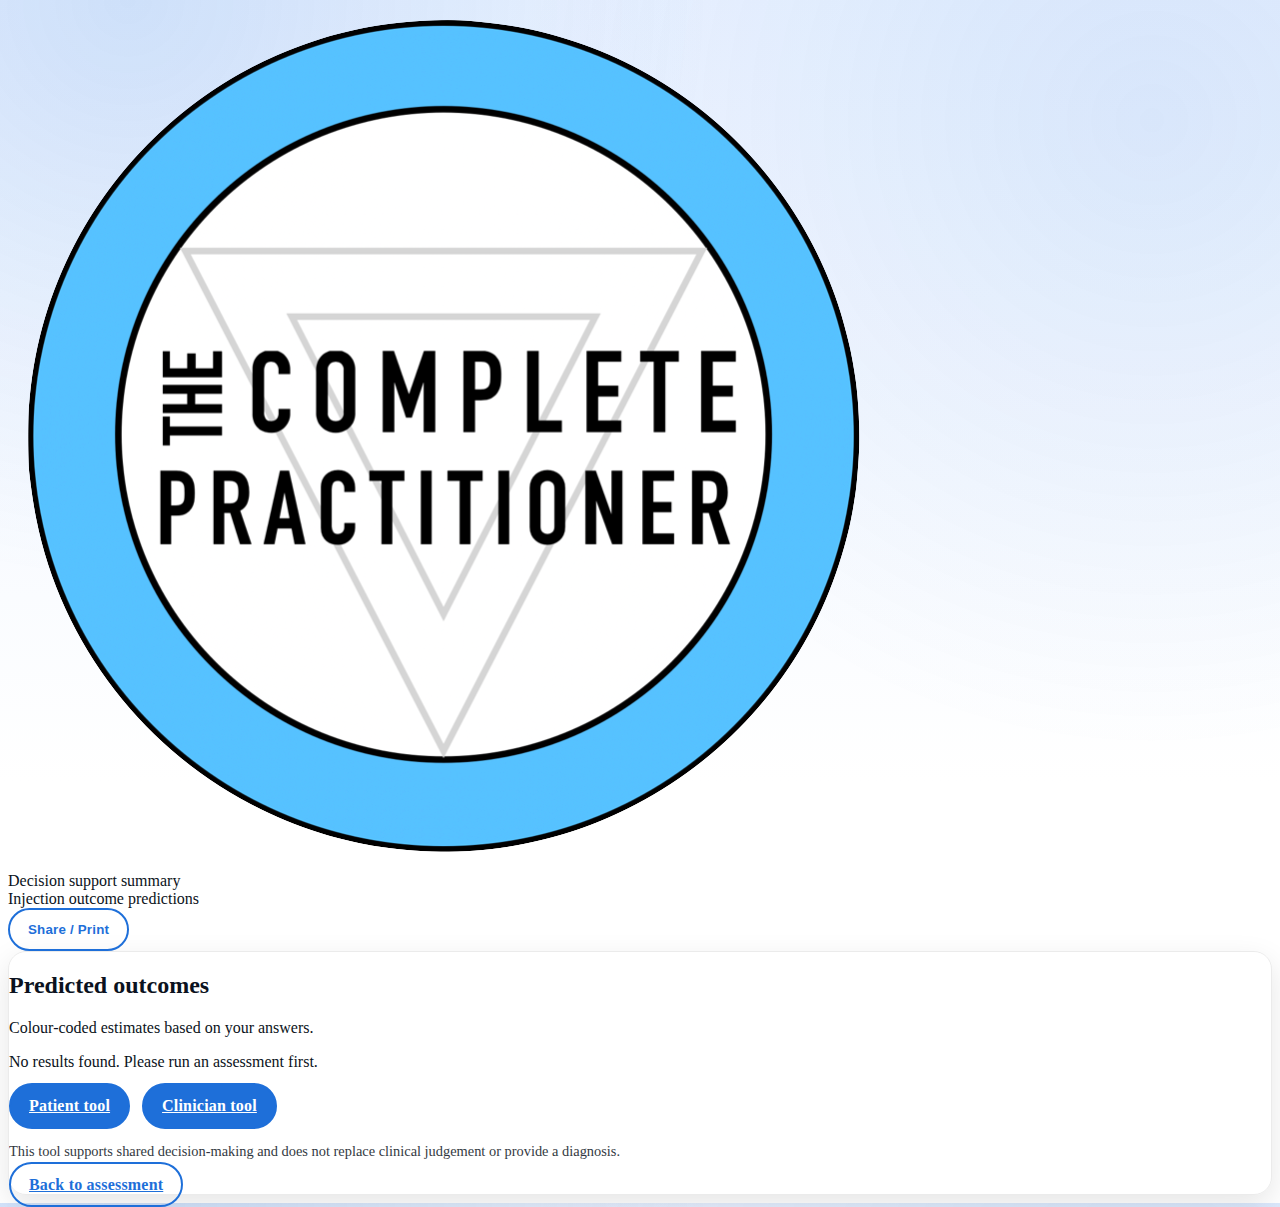
<file: results.html>
<!doctype html>
<html>
<head>
<meta charset="utf-8"/>
<meta name="viewport" content="width=device-width, initial-scale=1"/>
<title>Results</title>
<link rel="stylesheet" href="theme.css"/>


<style>
  .result-card { margin-top:14px; padding:16px; border:1px solid rgba(0,0,0,0.06); }
  body.dark .result-card { border-color: rgba(255,255,255,0.12); }
  .pillrow { display:flex; flex-wrap:wrap; gap:10px; margin:10px 0 8px; }
  .why-block { margin-top:10px; padding:12px; border-radius:14px; background: rgba(30,111,217,0.06); }
  body.dark .why-block { background: rgba(30,111,217,0.12); }
  .why-title { font-weight:800; margin-bottom:6px; }
  .why-text { margin:0 0 10px 0; line-height:1.4; }
  .btn-small { padding:9px 14px; font-size:0.95rem; }
  .disclaimer { margin-top:14px; font-size:0.9rem; opacity:0.85; }
</style>

</head>
<body>
  <div class="topbar">
    <div class="brand">
      <img src="logo.png" class="brand-logo"/>
      <div>
        <div class="brand-title">Decision support summary</div>
        <div class="brand-sub">Injection outcome predictions</div>
      </div>
    </div>
    <button onclick="window.print()" class="btn-secondary">Share / Print</button>
  </div>

  <div class="container">
    <div class="card">
      <h2>Predicted outcomes</h2>
      <p class="small">Colour-coded estimates based on your answers.</p>
      <div id="results"></div><div class="disclaimer">This tool supports shared decision-making and does not replace clinical judgement or provide a diagnosis.</div>
      <div style="margin-top:16px;">
        <a href="patient.html" class="btn-secondary">Back to assessment</a>
      </div>
    </div>
  </div>

<script src="results.js"></script>
</body>
</html>
</file>
<file: styles.css>
:root{
  --blue:#1e6fd9;
  --blue-2:#eaf2ff;
  --text:#0f172a;
  --muted:#475569;
  --card:#ffffff;
  --border:rgba(15,23,42,0.12);
  --shadow:0 10px 30px rgba(15,23,42,0.10);
  --radius:18px;
  --green:#2fbf71;
  --amber:#ffb703;
}
*{box-sizing:border-box}
html,body{height:100%}
body{
  margin:0;
  font-family: ui-sans-serif, system-ui, -apple-system, Segoe UI, Roboto, Helvetica, Arial, "Apple Color Emoji","Segoe UI Emoji";
  color:var(--text);
  background: radial-gradient(900px 600px at 20% 0%, rgba(30,111,217,0.18), transparent 55%),
              radial-gradient(900px 600px at 90% 10%, rgba(30,111,217,0.12), transparent 55%),
              linear-gradient(180deg, var(--blue-2), #ffffff 65%);
}
body.dark{
  color:#e5e7eb;
  --card:#0b1220;
  --border:rgba(255,255,255,0.14);
  --shadow:0 16px 40px rgba(0,0,0,0.35);
  background: radial-gradient(900px 600px at 20% 0%, rgba(30,111,217,0.22), transparent 55%),
              radial-gradient(900px 600px at 90% 10%, rgba(30,111,217,0.16), transparent 55%),
              linear-gradient(180deg, #0b1220, #07101f 65%);
}
a{color:inherit}
.container{max-width:980px; margin:0 auto; padding:18px 14px 70px}
.topbar{
  display:flex; align-items:center; justify-content:space-between;
  padding:12px 14px; position:sticky; top:0; z-index:10;
  backdrop-filter:saturate(130%) blur(10px);
  background: rgba(255,255,255,0.65);
  border-bottom:1px solid var(--border);
}
body.dark .topbar{background: rgba(11,18,32,0.65)}
.brand{display:flex; align-items:center; gap:12px}
.brand-logo{height:40px; width:auto; display:block}
.brand-title{font-weight:900; letter-spacing:-0.02em}
.brand-sub{font-size:0.9rem; color:var(--muted)}
body.dark .brand-sub{color:rgba(229,231,235,0.75)}
.card{
  background:var(--card); border:1px solid var(--border); border-radius:var(--radius);
  box-shadow:var(--shadow); padding:18px; margin-top:14px;
}
h1,h2,h3{margin:0 0 10px}
.small{font-size:0.92rem; color:var(--muted); margin:6px 0 0}
body.dark .small{color:rgba(229,231,235,0.75)}
.grid{display:grid; gap:12px}
.grid-2{grid-template-columns: 1fr}
.grid-3{grid-template-columns: 1fr}
@media(min-width:780px){
  .grid-2{grid-template-columns:1fr 1fr}
  .grid-3{grid-template-columns:1fr 1fr 1fr}
}
label{display:block; font-weight:750; margin:8px 0 6px}
input,select{
  width:100%; padding:12px 12px; border-radius:14px;
  border:1px solid var(--border); background:transparent; color:inherit;
}
select{cursor:pointer}
input[readonly]{opacity:0.85}
.btn{
  display:inline-flex; align-items:center; justify-content:center; gap:10px;
  border-radius:999px; padding:12px 18px; font-weight:850;
  border:2px solid transparent; cursor:pointer; text-decoration:none;
  transition: transform .05s ease, opacity .15s ease, background .15s ease, border-color .15s ease;
  user-select:none;
}
.btn:active{transform:scale(0.99)}
.btn-primary{background:var(--blue); color:white}
.btn-secondary{background:transparent; border-color:var(--blue); color:var(--blue)}
body.dark .btn-secondary{color:#dbeafe; border-color:#60a5fa}
.btn-ghost{background:transparent; border-color:transparent; color:inherit; opacity:0.9}
.btn[disabled]{opacity:0.45; cursor:not-allowed}
.hidden{display:none !important}
.warning{
  margin-top:12px; border-radius:14px; padding:12px 12px;
  border:1px solid rgba(255,183,3,0.45); background: rgba(255,183,3,0.12);
}
.step{display:none}
.step.active{display:block}
.stepper-header{margin-bottom:12px}
.stepper-title{font-weight:950; font-size:1.05rem; margin-bottom:8px}
.stepper-progress{height:10px; border-radius:999px; overflow:hidden; background:rgba(15,23,42,0.10)}
body.dark .stepper-progress{background:rgba(255,255,255,0.12)}
.stepper-bar{height:100%; width:0%; background:var(--blue); transition:width .25s ease}
.step-nav{display:flex; justify-content:space-between; gap:12px; margin-top:16px}
.fab{
  position:fixed; right:16px; bottom:16px; width:54px; height:54px;
  border-radius:50%; border:1px solid var(--border); background:var(--card);
  box-shadow:var(--shadow); cursor:pointer; font-size:20px;
}
.pillrow{display:flex; flex-wrap:wrap; gap:10px; margin:10px 0 8px}
.pill{border-radius:999px; padding:8px 12px; font-weight:900; border:1px solid var(--border)}
.pill.high{background:rgba(47,191,113,0.14); border-color:rgba(47,191,113,0.35); color:var(--green)}
.pill.moderate{background:rgba(30,111,217,0.14); border-color:rgba(30,111,217,0.35); color:var(--blue)}
.pill.low{background:rgba(255,183,3,0.16); border-color:rgba(255,183,3,0.35); color:#7a5200}
.result-card{padding:14px; border-radius:var(--radius); border:1px solid var(--border); background:rgba(255,255,255,0.55)}
body.dark .result-card{background:rgba(11,18,32,0.35)}
.result-title{font-weight:950; font-size:1.05rem}
.details{margin-top:10px}
details summary{cursor:pointer; font-weight:850}
.checkbox-grid{display:grid; grid-template-columns:1fr; gap:10px; margin-top:10px}
@media(min-width:780px){.checkbox-grid{grid-template-columns:1fr 1fr; gap:12px}}
@media(min-width:780px){.checkbox-grid{display:grid; grid-template-columns:1fr; gap:10px; margin-top:10px}
@media(min-width:780px){.checkbox-grid{grid-template-columns:1fr 1fr; gap:12px}}}
.check{display:flex; gap:10px; align-items:center; padding:12px 12px; border:1px solid var(--border); border-radius:14px; background:rgba(255,255,255,0.40)}
body.dark .check{background:rgba(11,18,32,0.25)}
.check input{margin-top:0; width:18px; height:18px}
</file>
<file: theme.css>
:root{
  --blue:#1e6fd9;
  --blue-2:#eaf2ff;
  --ink:#0b1220;
  --muted:#51627a;
  --card:#ffffff;
  --radius:18px;
  --shadow: 0 10px 30px rgba(0,0,0,.10);
  --line: rgba(0,0,0,0.08);
  --green:#2fbf71;
  --amber:#ffb703;
}
body{
  background:
    radial-gradient(circle at 10% 0%, rgba(30,111,217,0.14), transparent 35%),
    radial-gradient(circle at 90% 10%, rgba(30,111,217,0.10), transparent 40%),
    linear-gradient(180deg, var(--blue-2), #ffffff 65%),
    repeating-linear-gradient(45deg, rgba(30,111,217,0.06), rgba(30,111,217,0.06) 1px, transparent 1px, transparent 26px);
  color: var(--ink);
}
body.dark{
  background:
    radial-gradient(circle at 10% 0%, rgba(30,111,217,0.18), transparent 35%),
    radial-gradient(circle at 90% 10%, rgba(30,111,217,0.12), transparent 40%),
    linear-gradient(180deg, #0f1c33, #0b1220 70%),
    repeating-linear-gradient(45deg, rgba(30,111,217,0.10), rgba(30,111,217,0.10) 1px, transparent 1px, transparent 26px);
  color: #e8eefc;
}
.card{
  border-radius: var(--radius);
  box-shadow: var(--shadow);
  border: 1px solid var(--line);
}
body.dark .card{ border-color: rgba(255,255,255,0.14); }
.btn-primary,.btn-secondary{
  border-radius: 999px !important;
  padding: 12px 18px !important;
  font-weight: 800 !important;
  letter-spacing: 0.2px;
}
.btn-primary{
  background: var(--blue) !important;
  border: 2px solid var(--blue) !important;
  color: #fff !important;
}
.btn-secondary{
  background: transparent !important;
  border: 2px solid var(--blue) !important;
  color: var(--blue) !important;
}
body.dark .btn-secondary{
  border-color: rgba(255,255,255,0.65) !important;
  color: rgba(255,255,255,0.9) !important;
}
.fab{ border-radius: 50% !important; box-shadow: var(--shadow) !important; }

.result-card{ border-radius: var(--radius); }
.result-title{ font-weight: 900; font-size: 1.15rem; margin-bottom: 6px; }
.pill{ border-radius: 999px; padding: 9px 12px; font-weight: 800; border:1px solid var(--line); }
body.dark .pill{ border-color: rgba(255,255,255,0.16); }
.pill.high{ background: rgba(47,191,113,.16); color: var(--green); }
.pill.moderate{ background: rgba(30,111,217,.16); color: var(--blue); }
.pill.low{ background: rgba(255,183,3,.18); color: #7a5200; }
.btn-small{ padding: 9px 14px !important; font-size: 0.95rem !important; }
</file>
